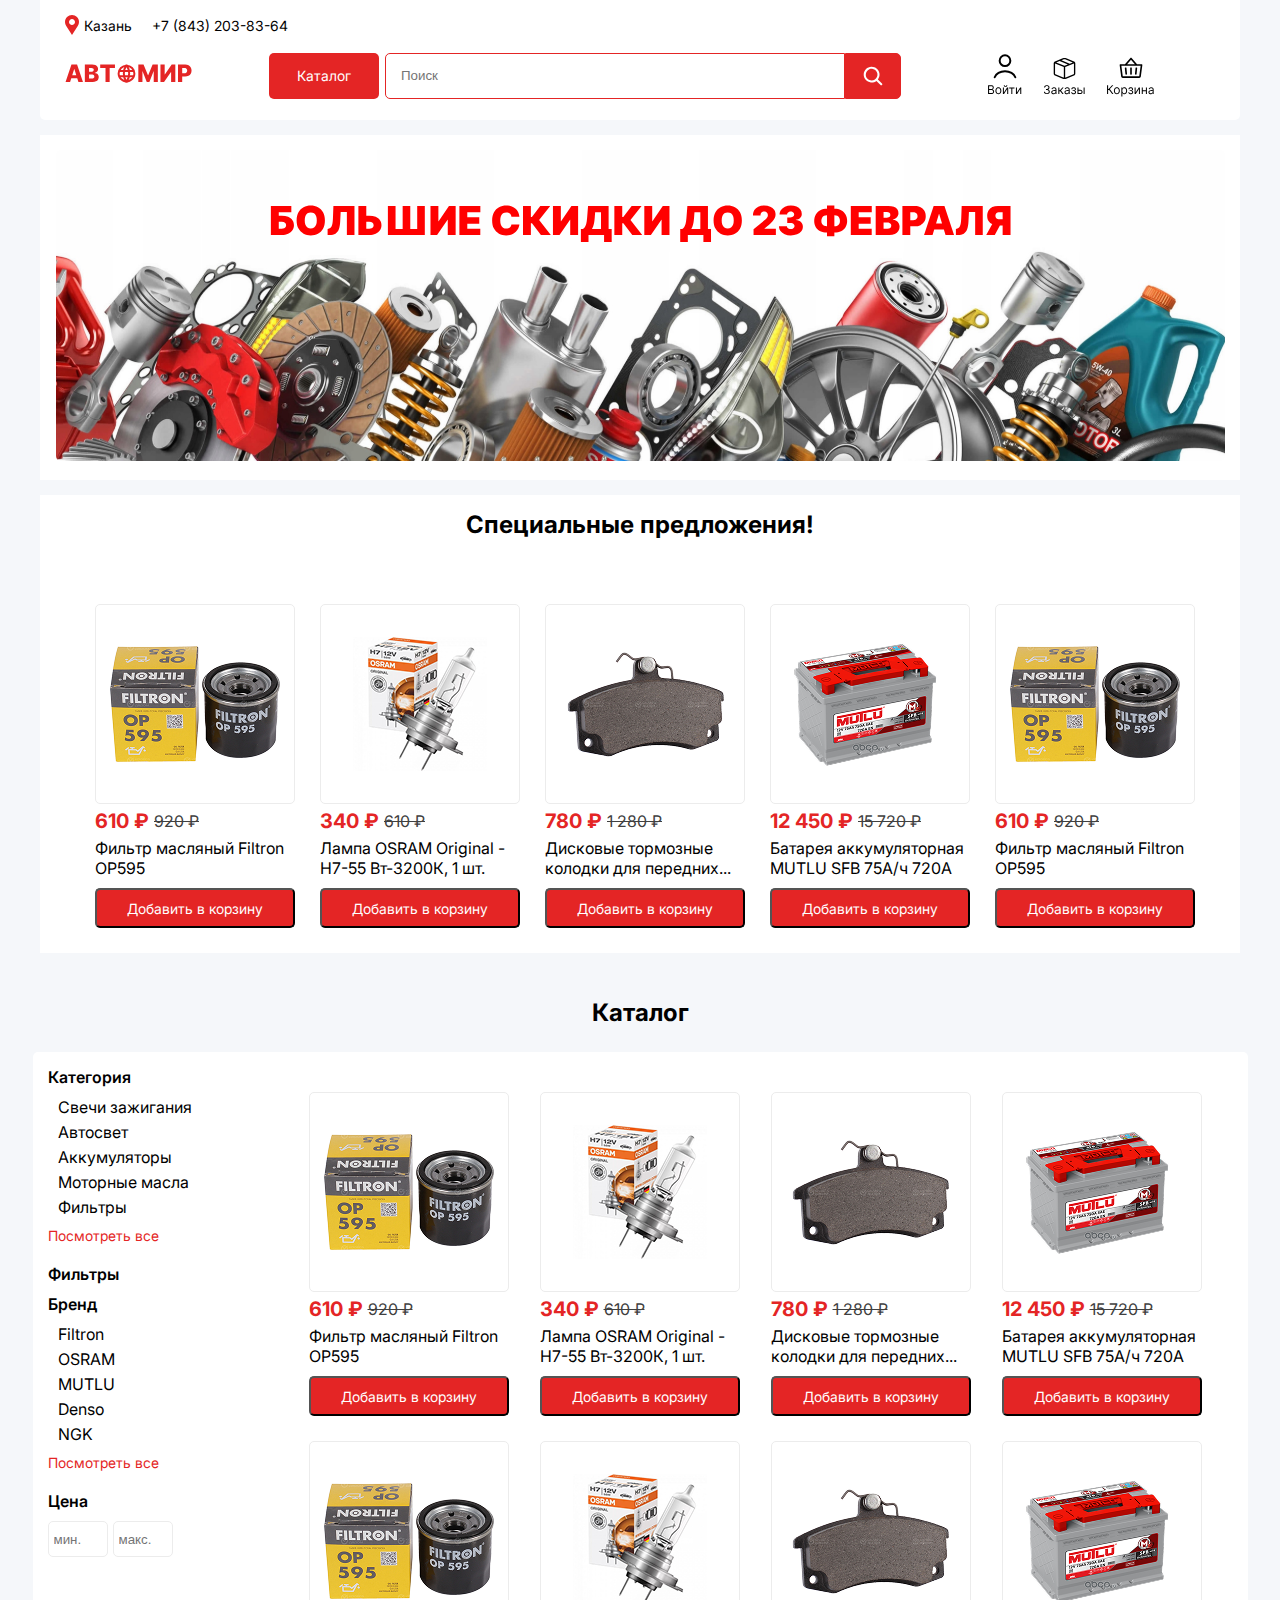
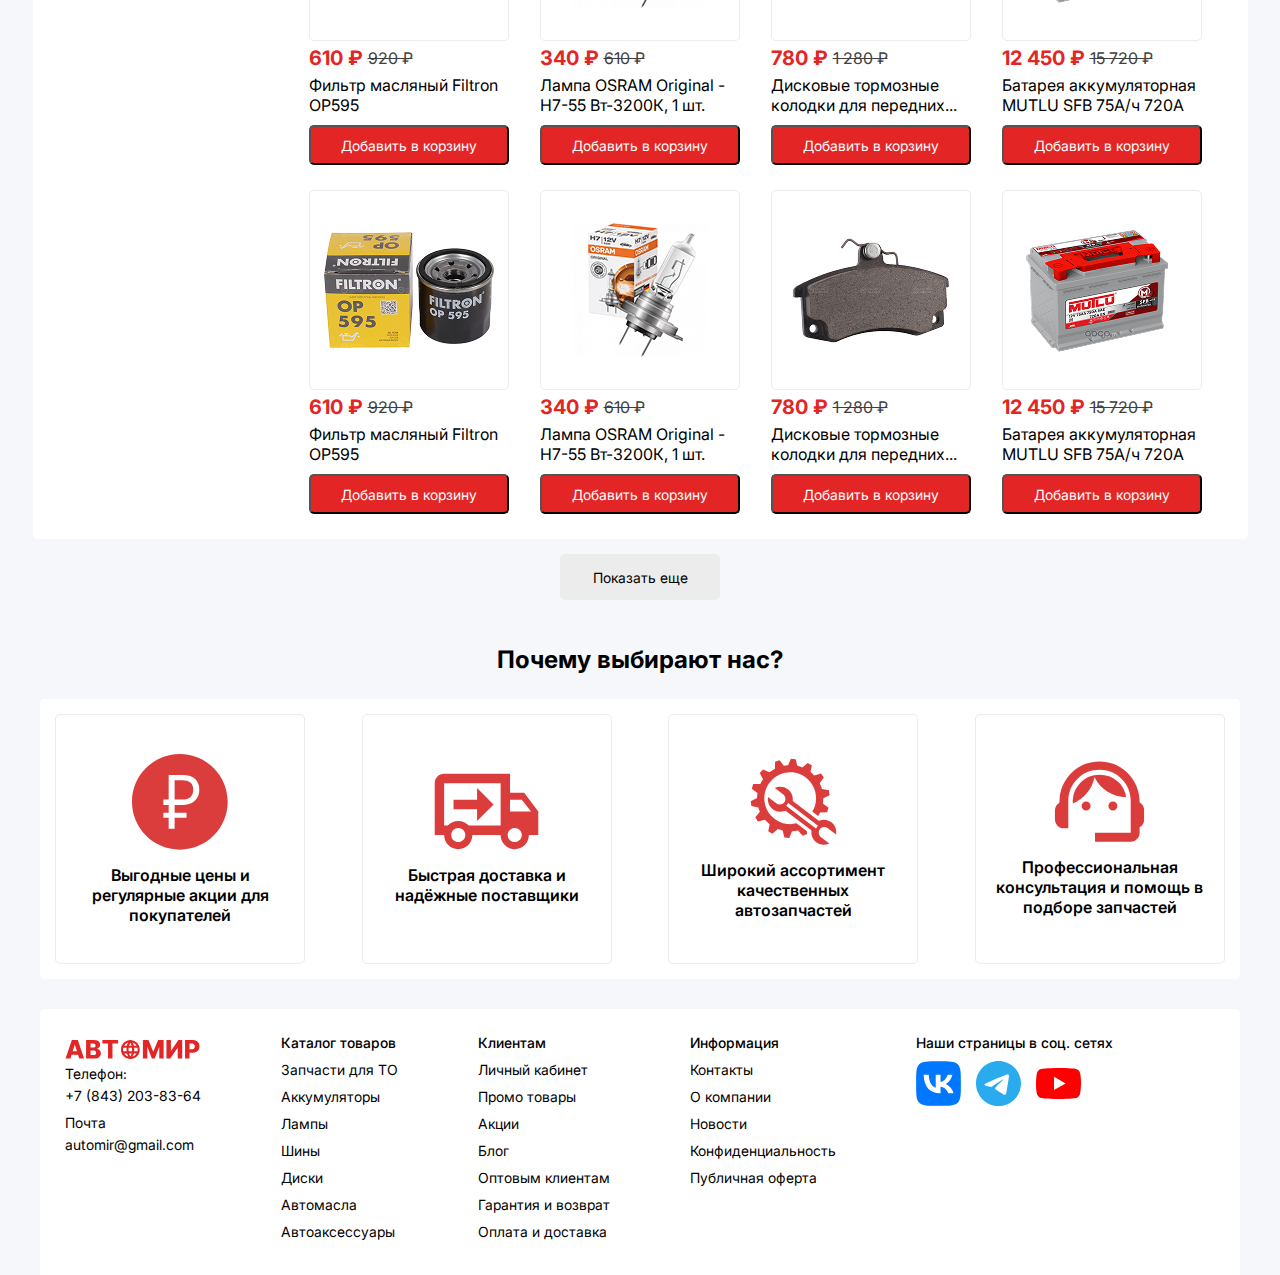
<file: index.html>
<!DOCTYPE html>
<html lang="ru">

<head>
    <meta charset="UTF-8">
    <meta name="viewport" content="width=device-width, initial-scale=1.0">
    <title>АВТОМИР</title>
    <link rel="stylesheet" href="assets/css/style.css">
</head>

<body>
    <!-- header start -->
    <header>
        <div class="header_block container">
            <div class="upper_header">
                <div class="gps">
                    <img src="assets/media/images/icons/gps_icon.svg" alt="">
                    <a href="#">Казань</a>
                </div>
                <a href="tel:+78432038364">+7 (843) 203-83-64</a>
            </div>
            <div class="main_header">
                <a href="index.html">
                    <img class="logo" src="assets/media/images/logo/logo.svg" alt="">
                </a>
                <a class="btn_ctg" href="#">Каталог</a>
                <div class="search">
                    <input class="search_bar" type="text" placeholder="Поиск">
                    <a class="search_button" href="#catalog">
                        <img src="assets/media/images/icons/magnify_glass.svg" alt="">
                    </a>
                </div>
                <div class="three_buttons">
                    <a href="reg.html">
                        <img src="assets/media/images/icons/account.svg" alt="">
                    </a>
                    <a href="reg.html">
                        <img src="assets/media/images/icons/orders.svg" alt="">
                    </a>
                    <a href="reg.html">
                        <img src="assets/media/images/icons/cart.svg" alt="">
                    </a>
                </div>
                <div class="burger-menu">
                    <div class="burger-icon" onclick="toggleMenu()">
                        <img src="assets/media/images/icons/burger_menu.svg" alt="">
                    </div>
                    <nav class="menu">
                        <ul>
                            <li><a href="#">Главная</a></li>
                            <li><a href="#">Каталог</a></li>
                            <li><a href="#">Контакты</a></li>
                            <li><a href="#">О нас</a></li>
                        </ul>
                    </nav>
                </div>
            </div>
        </div>
        <script>
            function toggleMenu() {
                const menu = document.querySelector('.menu');
                menu.style.display = menu.style.display === 'block' ? 'none' : 'block';
            }
        </script>
    </header>
    <!-- header end -->
    <!-- ad start -->
    <div class="ad container">
        <a href="#">
            <img src="assets/media/images/banner/main_ad.svg" alt="">
        </a>
    </div>
    <!-- ad end -->
    <!-- special promotions start -->
    <div class="spec_promo container">
        <h1 class="title">Специальные предложения!</h1>
        <div class="catalog_block">
            <div class="main_catalog_spec">
                <a href="item_page.html" class="one_item">
                    <div class="photo_one_item">
                        <img src="assets/media/images/items/filtron.png" alt="">
                    </div>
                    <div class="price">
                        <p class="main_price">610 ₽</p>
                        <p class="last_price">920 ₽</p>
                    </div>
                    <p class="item_name">Фильтр масляный Filtron OP595</p>
                    <button class="btn_add_cart" href="item_page.html">Добавить в корзину</button>
                </a>
                <a href="item_page.html" class="one_item">
                    <div class="photo_one_item">
                        <img src="assets/media/images/items/osram.png" alt="">
                    </div>
                    <div class="price">
                        <p class="main_price">340 ₽</p>
                        <p class="last_price">610 ₽</p>
                    </div>
                    <p class="item_name">Лампа OSRAM Original - H7-55 Вт-3200К, 1 шт.</p>
                    <button class="btn_add_cart" href="item_page.html">Добавить в корзину</button>
                </a>
                <a href="item_page.html" class="one_item">
                    <div class="photo_one_item">
                        <img src="assets/media/images/items/kolodki.png" alt="">
                    </div>
                    <div class="price">
                        <p class="main_price">780 ₽</p>
                        <p class="last_price">1 280 ₽</p>
                    </div>
                    <p class="item_name">Дисковые тормозные колодки для передних...</p>
                    <button class="btn_add_cart" href="item_page.html">Добавить в корзину</button>
                </a>
                <a href="item_page.html" class="one_item">
                    <div class="photo_one_item">
                        <img src="assets/media/images/items/accum.png" alt="">
                    </div>
                    <div class="price">
                        <p class="main_price">12 450 ₽</p>
                        <p class="last_price">15 720 ₽</p>
                    </div>
                    <p class="item_name">Батарея аккумуляторная MUTLU SFB 75А/ч 720А</p>
                    <button class="btn_add_cart" href="item_page.html">Добавить в корзину</button>
                </a>
                <a href="item_page.html" class="one_item">
                    <div class="photo_one_item">
                        <img src="assets/media/images/items/filtron.png" alt="">
                    </div>
                    <div class="price">
                        <p class="main_price">610 ₽</p>
                        <p class="last_price">920 ₽</p>
                    </div>
                    <p class="item_name">Фильтр масляный Filtron OP595</p>
                    <button class="btn_add_cart" href="item_page.html">Добавить в корзину</button>
                </a>
            </div>
        </div>
    </div>
    <!-- special promotions end -->
    <!-- catalog start -->
    <div class="catalog container" id="catalog">
        <h1 class="title">Каталог</h1>
        <div class="catalog_block">
            <div class="filter_left">
                <p class="filter_title">Категория</p>
                <div class="categories">
                    <a href="#">Свечи зажигания</a>
                    <a href="#">Автосвет</a>
                    <a href="#">Аккумуляторы</a>
                    <a href="#">Моторные масла</a>
                    <a href="#">Фильтры</a>
                </div>
                <a class="check_all" href="#">Посмотреть все</a>
                <div class="filter_left">
                    <p class="filter_title">Фильтры</p>
                    <p class="filter_title">Бренд</p>
                    <div class="categories">
                        <a href="#">Filtron</a>
                        <a href="#">OSRAM</a>
                        <a href="#">MUTLU</a>
                        <a href="#">Denso</a>
                        <a href="#">NGK</a>
                    </div>
                    <a class="check_all" href="#">Посмотреть все</a>
                    <p class="filter_title">Цена</p>
                    <div class="price_min_max">
                        <input class="price_input" type="number" placeholder="мин.">
                        <input class="price_input" type="number" placeholder="макс.">
                    </div>
                </div>
            </div>
            <div class="main_catalog">
                <a href="item_page.html" class="one_item">
                    <div class="photo_one_item">
                        <img src="assets/media/images/items/filtron.png" alt="">
                    </div>
                    <div class="price">
                        <p class="main_price">610 ₽</p>
                        <p class="last_price">920 ₽</p>
                    </div>
                    <p class="item_name">Фильтр масляный Filtron OP595</p>
                    <button class="btn_add_cart" href="item_page.html">Добавить в корзину</button>
                </a>
                <a href="item_page.html" class="one_item">
                    <div class="photo_one_item">
                        <img src="assets/media/images/items/osram.png" alt="">
                    </div>
                    <div class="price">
                        <p class="main_price">340 ₽</p>
                        <p class="last_price">610 ₽</p>
                    </div>
                    <p class="item_name">Лампа OSRAM Original - H7-55 Вт-3200К, 1 шт.</p>
                    <button class="btn_add_cart" href="item_page.html">Добавить в корзину</button>
                </a>
                <a href="item_page.html" class="one_item">
                    <div class="photo_one_item">
                        <img src="assets/media/images/items/kolodki.png" alt="">
                    </div>
                    <div class="price">
                        <p class="main_price">780 ₽</p>
                        <p class="last_price">1 280 ₽</p>
                    </div>
                    <p class="item_name">Дисковые тормозные колодки для передних...</p>
                    <button class="btn_add_cart" href="item_page.html">Добавить в корзину</button>
                </a>
                <a href="item_page.html" class="one_item">
                    <div class="photo_one_item">
                        <img src="assets/media/images/items/accum.png" alt="">
                    </div>
                    <div class="price">
                        <p class="main_price">12 450 ₽</p>
                        <p class="last_price">15 720 ₽</p>
                    </div>
                    <p class="item_name">Батарея аккумуляторная MUTLU SFB 75А/ч 720А</p>
                    <button class="btn_add_cart" href="item_page.html">Добавить в корзину</button>
                </a>
                <a href="item_page.html" class="one_item">
                    <div class="photo_one_item">
                        <img src="assets/media/images/items/filtron.png" alt="">
                    </div>
                    <div class="price">
                        <p class="main_price">610 ₽</p>
                        <p class="last_price">920 ₽</p>
                    </div>
                    <p class="item_name">Фильтр масляный Filtron OP595</p>
                    <button class="btn_add_cart" href="item_page.html">Добавить в корзину</button>
                </a>
                <a href="item_page.html" class="one_item">
                    <div class="photo_one_item">
                        <img src="assets/media/images/items/osram.png" alt="">
                    </div>
                    <div class="price">
                        <p class="main_price">340 ₽</p>
                        <p class="last_price">610 ₽</p>
                    </div>
                    <p class="item_name">Лампа OSRAM Original - H7-55 Вт-3200К, 1 шт.</p>
                    <button class="btn_add_cart" href="item_page.html">Добавить в корзину</button>
                </a>
                <a href="item_page.html" class="one_item">

                    <div class="photo_one_item">
                        <img src="assets/media/images/items/kolodki.png" alt="">
                    </div>
                    <div class="price">
                        <p class="main_price">780 ₽</p>
                        <p class="last_price">1 280 ₽</p>
                    </div>
                    <p class="item_name">Дисковые тормозные колодки для передних...</p>
                    <button class="btn_add_cart" href="item_page.html">Добавить в корзину</button>
                </a>
                <a href="item_page.html" class="one_item">

                    <div class="photo_one_item">
                        <img src="assets/media/images/items/accum.png" alt="">
                    </div>
                    <div class="price">
                        <p class="main_price">12 450 ₽</p>
                        <p class="last_price">15 720 ₽</p>
                    </div>
                    <p class="item_name">Батарея аккумуляторная MUTLU SFB 75А/ч 720А</p>
                    <button class="btn_add_cart" href="item_page.html">Добавить в корзину</button>
                </a>
                <a href="item_page.html" class="one_item">
                    <div class="photo_one_item">
                        <img src="assets/media/images/items/filtron.png" alt="">
                    </div>
                    <div class="price">
                        <p class="main_price">610 ₽</p>
                        <p class="last_price">920 ₽</p>
                    </div>
                    <p class="item_name">Фильтр масляный Filtron OP595</p>
                    <button class="btn_add_cart" href="item_page.html">Добавить в корзину</button>
                </a>
                <a href="item_page.html" class="one_item">
                    <div class="photo_one_item">
                        <img src="assets/media/images/items/osram.png" alt="">
                    </div>
                    <div class="price">
                        <p class="main_price">340 ₽</p>
                        <p class="last_price">610 ₽</p>
                    </div>
                    <p class="item_name">Лампа OSRAM Original - H7-55 Вт-3200К, 1 шт.</p>
                    <button class="btn_add_cart" href="item_page.html">Добавить в корзину</button>
                </a>
                <a href="item_page.html" class="one_item">
                    <div class="photo_one_item">
                        <img src="assets/media/images/items/kolodki.png" alt="">
                    </div>
                    <div class="price">
                        <p class="main_price">780 ₽</p>
                        <p class="last_price">1 280 ₽</p>
                    </div>
                    <p class="item_name">Дисковые тормозные колодки для передних...</p>
                    <button class="btn_add_cart" href="item_page.html">Добавить в корзину</button>
                </a>
                <a href="item_page.html" class="one_item">
                    <div class="photo_one_item">
                        <img src="assets/media/images/items/accum.png" alt="">
                    </div>
                    <div class="price">
                        <p class="main_price">12 450 ₽</p>
                        <p class="last_price">15 720 ₽</p>
                    </div>
                    <p class="item_name">Батарея аккумуляторная MUTLU SFB 75А/ч 720А</p>
                    <button class="btn_add_cart" href="item_page.html">Добавить в корзину</button>
                </a>
            </div>
        </div>
        <a class="btn_show_more" href="#">Показать еще</a>

    </div>
    </div>
    <!-- catalog end -->
    <!-- advantages start -->
    <div class="advantages_outside container">
        <h1 class="title">Почему выбирают нас?</h1>
        <div class="advantages">
            <a href="#" class="one_adv">
                <img src="assets/media/images/icons/rub_icon.svg" alt="">
                <p>Выгодные цены и регулярные акции для покупателей</p>
            </a>
            <a href="#" class="one_adv">
                <img src="assets/media/images/icons/delivery.svg" alt="">
                <p>Быстрая доставка и надёжные поставщики</p>
            </a>
            <a href="#" class="one_adv">
                <img src="assets/media/images/icons/repair.svg" alt="">
                <p>Широкий ассортимент качественных автозапчастей</p>
            </a>
            <a href="#" class="one_adv">
                <img src="assets/media/images/icons/support.svg" alt="">
                <p>Профессиональная консультация и помощь в подборе запчастей</p>
            </a>
        </div>
    </div>
    <!-- advantages end -->
    <!-- footer start -->
    <div class="footer container">
        <div class="one_column_adaptive">
            <img src="assets/media/images/logo/logo.svg" alt="">
            <p>Телефон:</p>
            <a href="tel:+78432038364">+7 (843) 203-83-64</a>
            <p>Почта</p>
            <a href="mailto:automir@gmail.com">automir@gmail.com</a>
        </div>
        <div class="one_column">
            <p class="column_title">Каталог товаров</p>
            <a href="index.html">Запчасти для ТО</a>
            <a href="index.html">Аккумуляторы</a>
            <a href="index.html">Лампы</a>
            <a href="index.html">Шины</a>
            <a href="index.html">Диски</a>
            <a href="index.html">Автомасла</a>
            <a href="index.html">Автоаксессуары</a>
        </div>
        <div class="one_column">
            <p class="column_title">Клиентам</p>
            <a href="account.html">Личный кабинет</a>
            <a href="#">Промо товары</a>
            <a href="#">Акции</a>
            <a href="#">Блог</a>
            <a href="#">Оптовым клиентам</a>
            <a href="#">Гарантия и возврат</a>
            <a href="account.html">Оплата и доставка</a>
        </div>
        <div class="one_column">
            <p class="column_title">Информация</p>
            <a href="#">Контакты</a>
            <a href="#">О компании</a>
            <a href="#">Новости</a>
            <a href="#">Конфиденциальность</a>
            <a href="#">Публичная оферта</a>
        </div>
        <div class="one_column_adaptive">
            <p class="column_title">Наши страницы в соц. сетях</p>
            <div class="three_soc_media">
                <a href="#">
                    <img src="assets/media/images/icons/vk_logo.svg" alt="">
                </a>
                <a href="#">
                    <img src="assets/media/images/icons/tg_logo.svg" alt="">
                </a>
                <a href="#">
                    <img src="assets/media/images/icons/youtube_logo.svg" alt="">
                </a>
            </div>
        </div>
    </div>
    <!-- footer end -->
</body>

</html>
</file>
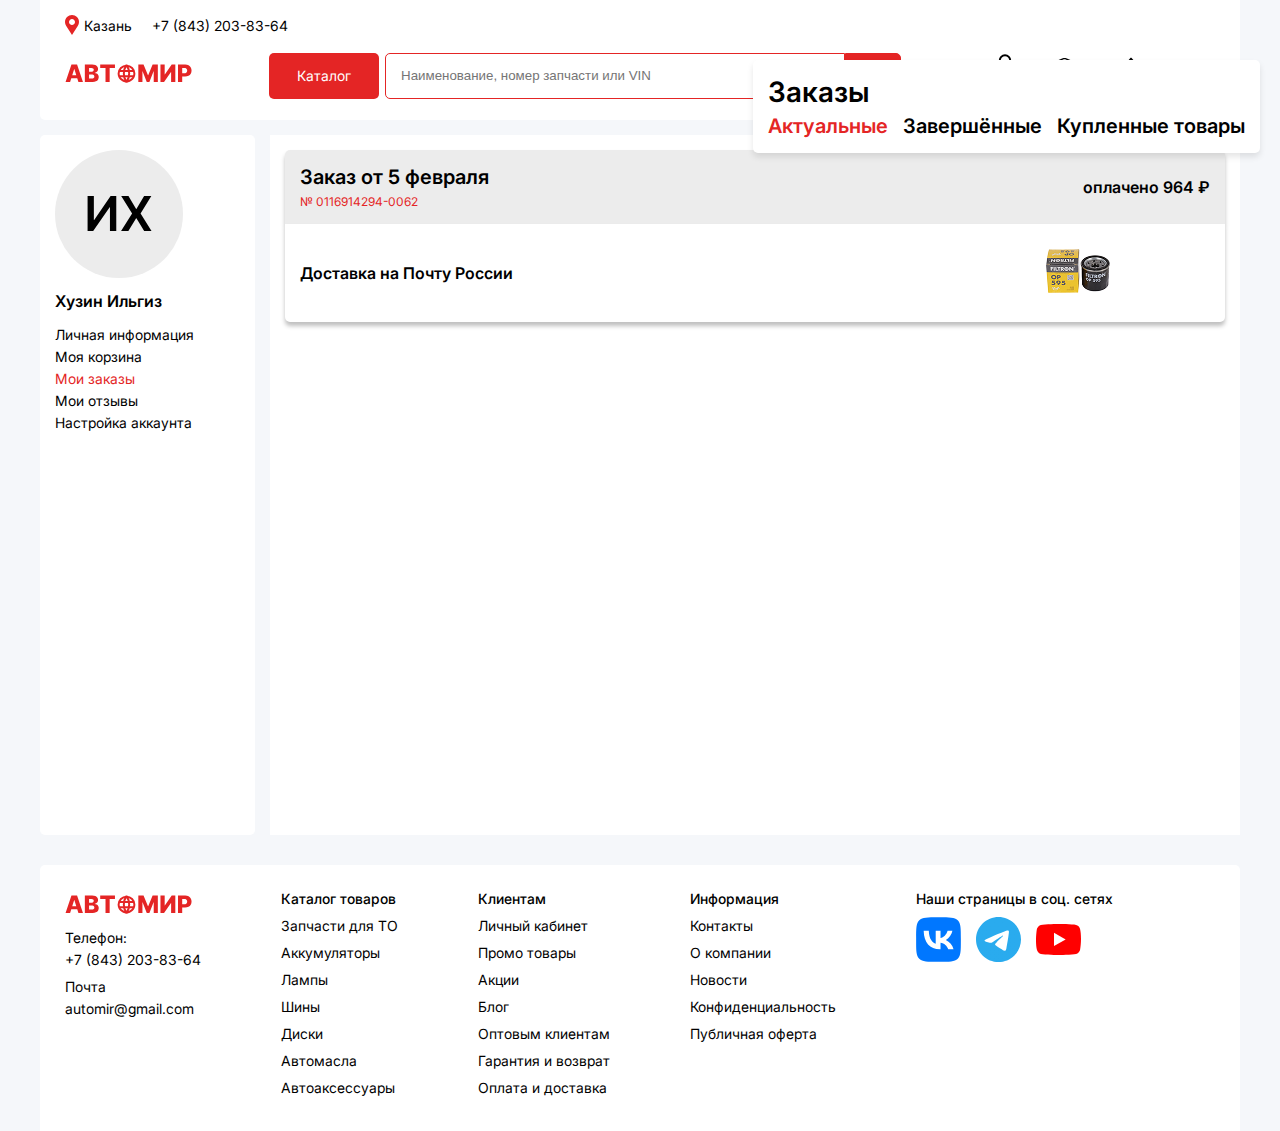
<file: account.html>
<!DOCTYPE html>
<html lang="ru">

<head>
    <meta charset="UTF-8">
    <meta name="viewport" content="width=device-width, initial-scale=1.0">
    <title>АВТОМИР</title>
    <link rel="stylesheet" href="assets/css/style.css">
</head>

<body>
    <!-- header start -->
    <header>
        <div class="header_block container">
            <div class="upper_header">
                <div class="gps">
                    <img src="assets/media/images/icons/gps_icon.svg" alt="">
                    <a href="#">Казань</a>
                </div>
                <a href="tel:+78432038364">+7 (843) 203-83-64</a>
            </div>
            <div class="main_header">
                <a href="index.html">
                    <img src="assets/media/images/logo/logo.svg" alt="">
                </a>
                <a class="btn_ctg" href="index.html">Каталог</a>
                <div class="search">
                    <input class="search_bar" type="text" placeholder="Наименование, номер запчасти или VIN">
                    <a class="search_button" href="#">
                        <img src="assets/media/images/icons/magnify_glass.svg" alt="">
                    </a>
                </div>
                <div class="three_buttons">
                    <a href="#">
                        <img src="assets/media/images/icons/account.svg" alt="">
                    </a>
                    <a href="#">
                        <img src="assets/media/images/icons/orders.svg" alt="">
                    </a>
                    <a href="#">
                        <img src="assets/media/images/icons/cart.svg" alt="">
                    </a>
                </div>
            </div>
        </div>
    </header>
    <!-- header end -->
    <!-- main account start -->
    <div class="main_account container">
        <div class="left_side_account">
            <a href="#">
                <img src="assets/media/images/icons/account_icon.svg" alt="">
            </a>
            <p>Хузин Ильгиз</p>
            <div class="a_left_account">
                <a href="#">Личная информация</a>
                <a href="#">Моя корзина</a>
                <a href="#" class="selected_left_account">Мои заказы</a>
                <a href="#">Мои отзывы</a>
                <a href="#">Настройка аккаунта</a>
            </div>
        </div>
        <div class="right_side_account">
            <div class="menu">
                <p>Заказы</p>
                <div class="menu_nav">
                    <a href="#" class="selected_menu_nav">Актуальные</a>
                    <a href="#">Завершённые</a>
                    <a href="#">Купленные товары</a>
                </div>
            </div>
            <div class="order">
                <div class="top_side_order">
                    <div class="left_side_order">
                        <p class="order_date">Заказ от 5 февраля</p>
                        <a href="#">
                            <p class="id_order">№ 0116914294-0062</p>
                        </a>
                    </div>
                    <div class="right_side_order">
                        <p>оплачено 964 ₽</p>
                    </div>
                </div>
                <div class="down_side_order">
                    <a href="#" class="delivery_to">
                        Доставка на Почту России
                    </a>
                    <a href="item_page.html">
                        <img src="assets/media/images/items/mini_filtron.png" alt="">
                    </a>
                </div>
            </div>
        </div>
    </div>
    <!-- main account end -->
    <!-- footer start -->
    <div class="footer container">
        <div class="one_column">
            <img src="assets/media/images/logo/logo.svg" alt="">
            <p>Телефон:</p>
            <a href="tel:+78432038364">+7 (843) 203-83-64</a>
            <p>Почта</p>
            <a href="mailto:automir@gmail.com">automir@gmail.com</a>
        </div>
        <div class="one_column">
            <p class="column_title">Каталог товаров</p>
            <a href="index.html">Запчасти для ТО</a>
            <a href="index.html">Аккумуляторы</a>
            <a href="index.html">Лампы</a>
            <a href="index.html">Шины</a>
            <a href="index.html">Диски</a>
            <a href="index.html">Автомасла</a>
            <a href="index.html">Автоаксессуары</a>
        </div>
        <div class="one_column">
            <p class="column_title">Клиентам</p>
            <a href="account.html">Личный кабинет</a>
            <a href="#">Промо товары</a>
            <a href="#">Акции</a>
            <a href="#">Блог</a>
            <a href="#">Оптовым клиентам</a>
            <a href="#">Гарантия и возврат</a>
            <a href="account.html">Оплата и доставка</a>
        </div>
        <div class="one_column">
            <p class="column_title">Информация</p>
            <a href="#">Контакты</a>
            <a href="#">О компании</a>
            <a href="#">Новости</a>
            <a href="#">Конфиденциальность</a>
            <a href="#">Публичная оферта</a>
        </div>
        <div class="one_column">
            <p class="column_title">Наши страницы в соц. сетях</p>
            <div class="three_soc_media">
                <a href="#">
                    <img src="assets/media/images/icons/vk_logo.svg" alt="">
                </a>
                <a href="#">
                    <img src="assets/media/images/icons/tg_logo.svg" alt="">
                </a>
                <a href="#">
                    <img src="assets/media/images/icons/youtube_logo.svg" alt="">
                </a>
            </div>
        </div>
    </div>
    <!-- footer end -->
</body>
</file>
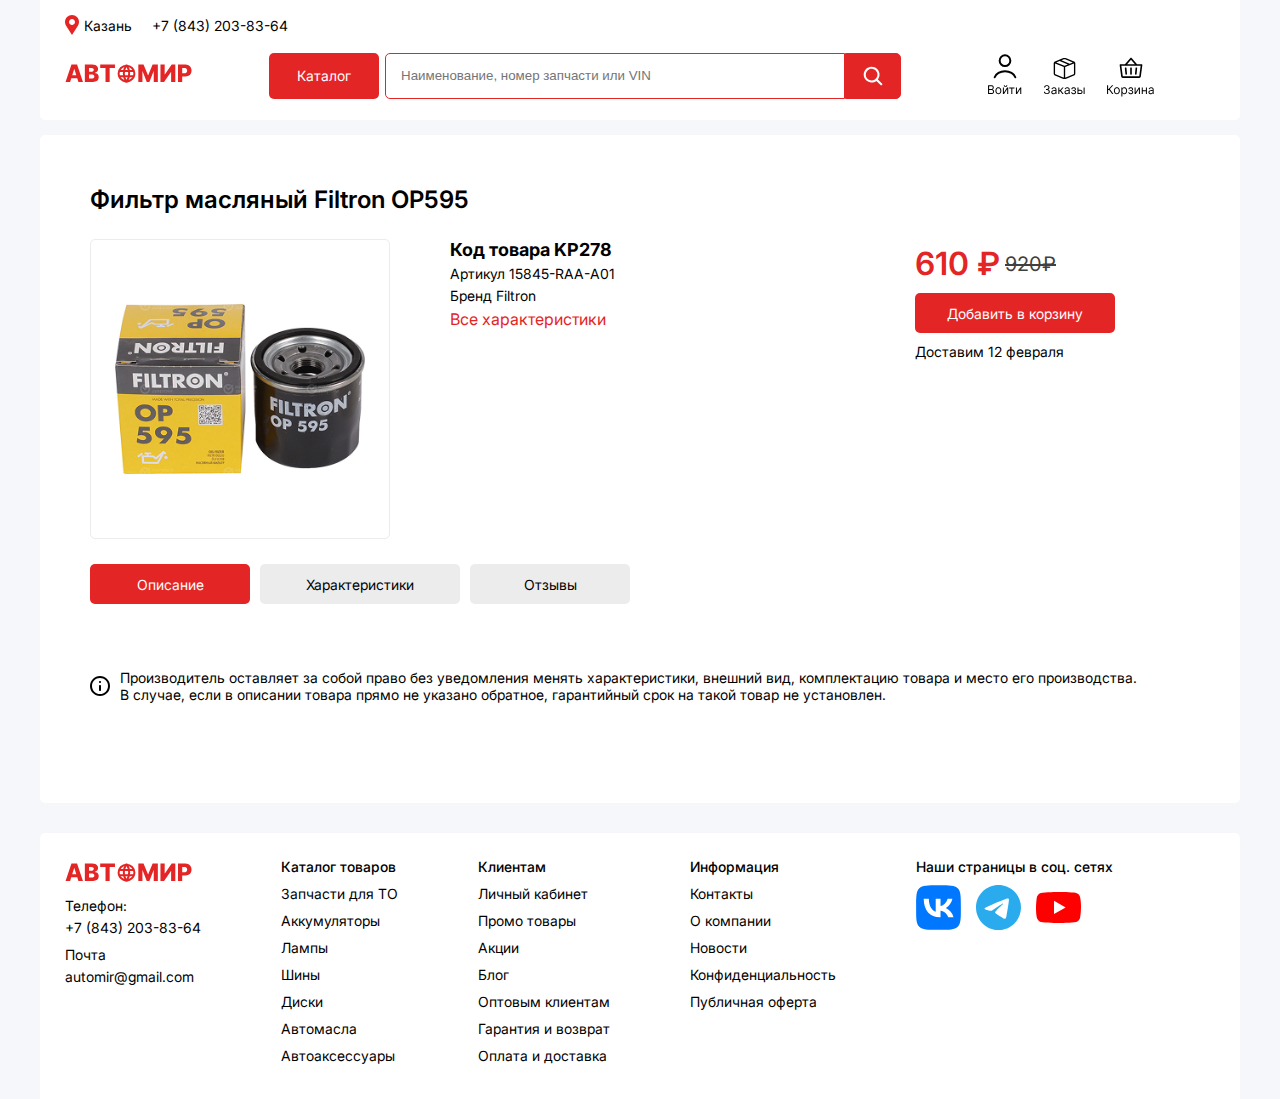
<file: item_page.html>
<!DOCTYPE html>
<html lang="ru">

<head>
    <meta charset="UTF-8">
    <meta name="viewport" content="width=device-width, initial-scale=1.0">
    <title>АВТОМИР</title>
    <link rel="stylesheet" href="assets/css/style.css">
</head>

<body>
    <!-- header start -->
    <header>
        <div class="header_block container">
            <div class="upper_header">
                <div class="gps">
                    <img src="assets/media/images/icons/gps_icon.svg" alt="">
                    <a href="#">Казань</a>
                </div>
                <a href="tel:+78432038364">+7 (843) 203-83-64</a>
            </div>
            <div class="main_header">
                <a href="index.html">
                    <img src="assets/media/images/logo/logo.svg" alt="">
                </a>
                <a class="btn_ctg" href="index.html">Каталог</a>
                <div class="search">
                    <input class="search_bar" type="text" placeholder="Наименование, номер запчасти или VIN">
                    <a class="search_button" href="#">
                        <img src="assets/media/images/icons/magnify_glass.svg" alt="">
                    </a>
                </div>
                <div class="three_buttons">
                    <a href="account.html">
                        <img src="assets/media/images/icons/account.svg" alt="">
                    </a>
                    <a href="account.html">
                        <img src="assets/media/images/icons/orders.svg" alt="">
                    </a>
                    <a href="account.html">
                        <img src="assets/media/images/icons/cart.svg" alt="">
                    </a>
                </div>
            </div>
        </div>
    </header>
    <!-- header end -->
    <!-- item start -->
    <div class="item container">
        <p class="item_title">Фильтр масляный Filtron OP595</p>
        <div class="main_item">
            <a href="#">
                <div class="background_item">
                    <img src="assets/media/images/items/big_filtron.png" alt="">
                </div>
            </a>
            <div class="main_item_info">
                <p class="item_code">Код товара KP278</p>
                <p>Артикул 15845-RAA-A01</p>
                <p>Бренд Filtron</p>
                <a href="#">Все характеристики</a>
            </div>
            <div class="buy_item">
                <div class="price">
                    <p class="main_price_item">610 ₽</p>
                    <p class="last_price_item">920₽</p>
                </div>
                <a class="btn_add_cart" href="#">Добавить в корзину</a>
                <p class="delivery_date">Доставим 12 февраля</p>
            </div>
        </div>
        <div class="down_side_item">
            <div class="three_buttons_item">
                <a class="btn_selected" href="#">Описание</a>
                <a class="btn_unselected_long" href="#">Характеристики</a>
                <a class="btn_unselected" href="#">Отзывы</a>
            </div>
            <div class="info_desc">
                <img src="assets/media/images/icons/info_icon.svg" alt="">
                <div class="text_info_item_desc">
                    <p>Производитель оставляет за собой право без уведомления менять характеристики, внешний вид,
                        комплектацию товара и место его производства.</p>
                    <p>В случае, если в описании товара прямо не указано обратное, гарантийный срок на такой товар не
                        установлен.</p>
                </div>
            </div>
        </div>
    </div>
    <!-- item end -->
    <!-- footer start -->
    <div class="footer container">
        <div class="one_column">
            <img src="assets/media/images/logo/logo.svg" alt="">
            <p>Телефон:</p>
            <a href="tel:+78432038364">+7 (843) 203-83-64</a>
            <p>Почта</p>
            <a href="mailto:automir@gmail.com">automir@gmail.com</a>
        </div>
        <div class="one_column">
            <p class="column_title">Каталог товаров</p>
            <a href="index.html">Запчасти для ТО</a>
            <a href="index.html">Аккумуляторы</a>
            <a href="index.html">Лампы</a>
            <a href="index.html">Шины</a>
            <a href="index.html">Диски</a>
            <a href="index.html">Автомасла</a>
            <a href="index.html">Автоаксессуары</a>
        </div>
        <div class="one_column">
            <p class="column_title">Клиентам</p>
            <a href="account.html">Личный кабинет</a>
            <a href="#">Промо товары</a>
            <a href="#">Акции</a>
            <a href="#">Блог</a>
            <a href="#">Оптовым клиентам</a>
            <a href="#">Гарантия и возврат</a>
            <a href="account.html">Оплата и доставка</a>
        </div>
        <div class="one_column">
            <p class="column_title">Информация</p>
            <a href="#">Контакты</a>
            <a href="#">О компании</a>
            <a href="#">Новости</a>
            <a href="#">Конфиденциальность</a>
            <a href="#">Публичная оферта</a>
        </div>
        <div class="one_column">
            <p class="column_title">Наши страницы в соц. сетях</p>
            <div class="three_soc_media">
                <a href="#">
                    <img src="assets/media/images/icons/vk_logo.svg" alt="">
                </a>
                <a href="#">
                    <img src="assets/media/images/icons/tg_logo.svg" alt="">
                </a>
                <a href="#">
                    <img src="assets/media/images/icons/youtube_logo.svg" alt="">
                </a>
            </div>
        </div>
    </div>
    <!-- footer end -->
</body>
</file>
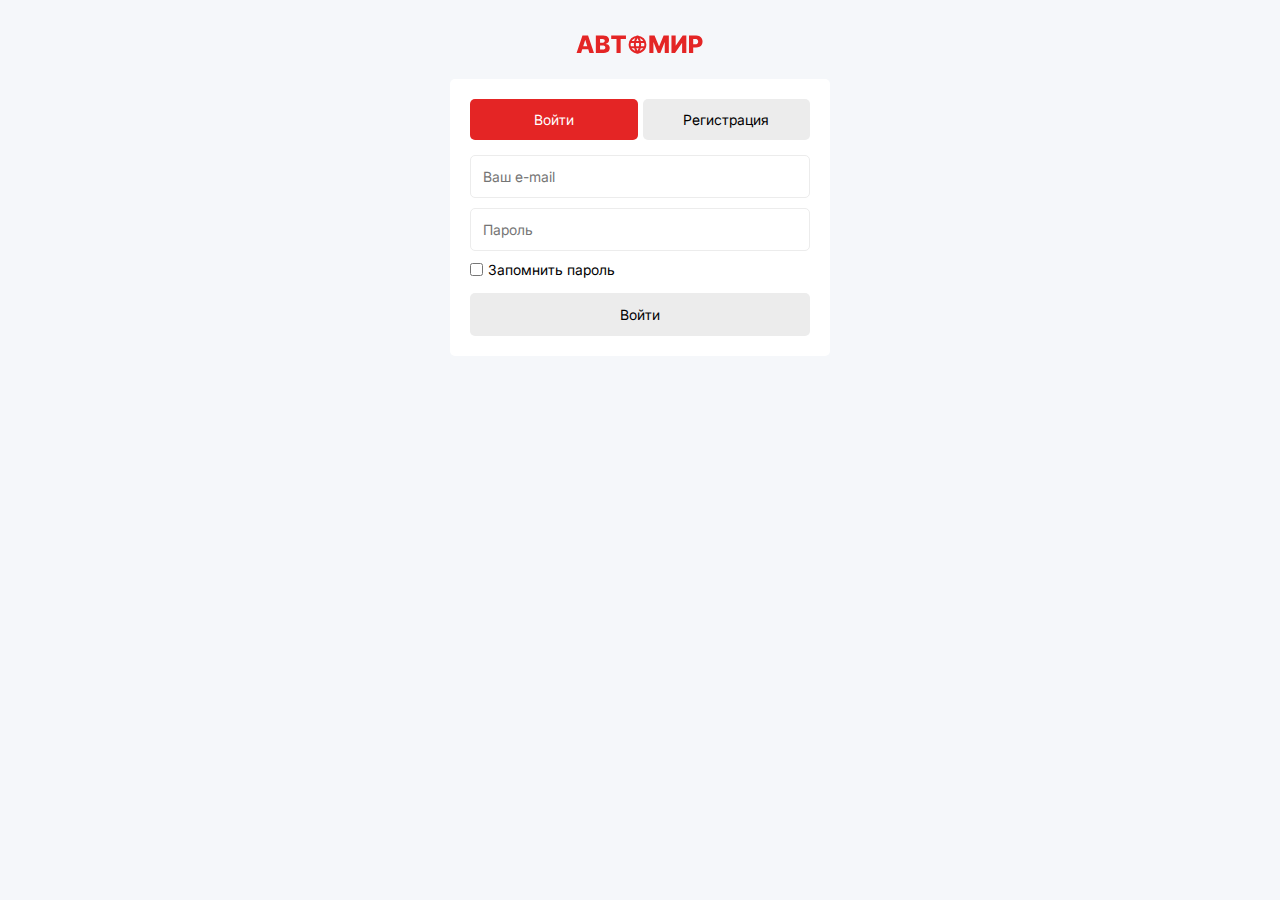
<file: login.html>
<!DOCTYPE html>
<html lang="ru">

<head>
    <meta charset="UTF-8">
    <meta name="viewport" content="width=device-width, initial-scale=1.0">
    <title>АВТОМИР</title>
    <link rel="stylesheet" href="assets/css/style.css">
</head>

<body>
    <!-- login start -->
    <div class="reg container">
        <a href="index.html" class="logo_reg">
            <img src="assets/media/images/logo/logo.svg" alt="">
        </a>
        <div class="form">
            <div class="two_buttons_reg">
                <a class="selected_reg" href="#">Войти</a>
                <a href="reg.html">Регистрация</a>
            </div>
            <input class="input_reg" type="email" placeholder="Ваш e-mail">
            <input class="input_reg" type="password" placeholder="Пароль">
            <div class="checkbox_password">
                <input type="checkbox" id="checkbox1">
                <label for="checkbox1" class="checkbox_pswrd">Запомнить пароль</label>
            </div>
            <a href="account.html" class="btn_reg">Войти</a>
        </div>
    </div>
    <!-- login end -->
</body>

</html>
</file>
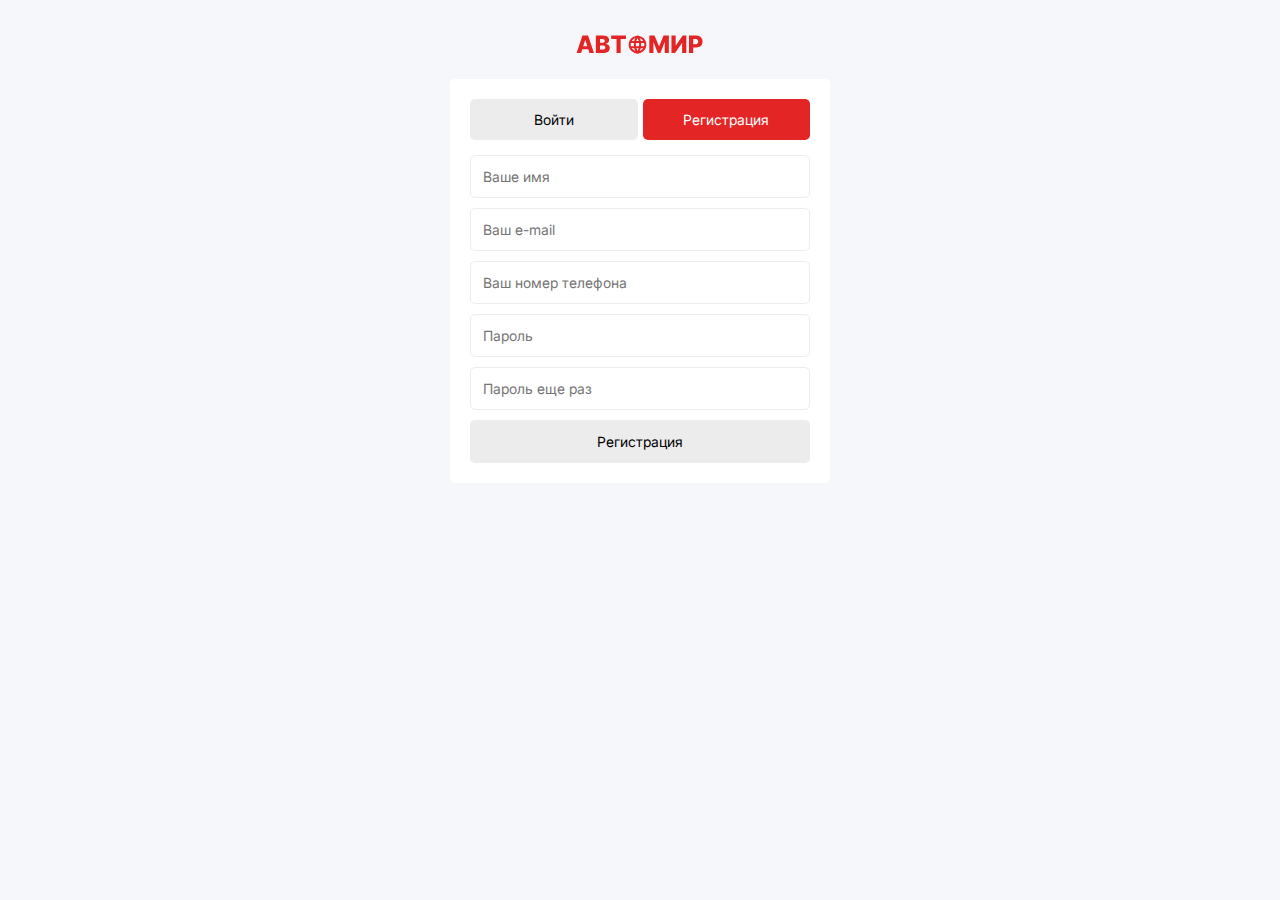
<file: reg.html>
<!DOCTYPE html>
<html lang="ru">

<head>
    <meta charset="UTF-8">
    <meta name="viewport" content="width=device-width, initial-scale=1.0">
    <title>АВТОМИР</title>
    <link rel="stylesheet" href="assets/css/style.css">
</head>

<body>
    <!-- reg start -->
    <div class="reg container">
        <a href="index.html" class="logo_reg">
            <img src="assets/media/images/logo/logo.svg" alt="">
        </a>
        <div class="form">
            <div class="two_buttons_reg">
                <a href="login.html">Войти</a>
                <a class="selected_reg" href="#">Регистрация</a>
            </div>
            <input class="input_reg" type="text" placeholder="Ваше имя">
            <input class="input_reg" type="email" placeholder="Ваш e-mail">
            <input class="input_reg" type="tel" placeholder="Ваш номер телефона">
            <input class="input_reg" type="password" placeholder="Пароль">
            <input class="input_reg" type="password" placeholder="Пароль еще раз">
            <a href="account.html" class="btn_reg">Регистрация</a>
        </div>
    </div>
    <!-- reg end -->
</body>

</html>
</file>
<file: assets/css/style.css>
* {
    margin: 0;
    padding: 0;
    text-decoration: none;
    box-sizing: border-box;
    transition: 0.4s;
    scroll-behavior: smooth;
}

.container {
    width: 1200px;
    margin: 0 auto;
}

body {
    background-color: #F5F7FA;
}

/* font link start */

@font-face {
    font-family: "Inter-Regular";
    src: url(../media/fonts/Inter_18pt-Regular.ttf);
}

@font-face {
    font-family: "Inter-Medium";
    src: url(../media/fonts/Inter_18pt-Medium.ttf);
}

@font-face {
    font-family: "Inter-SemiBold";
    src: url(../media/fonts/Inter_18pt-SemiBold.ttf);
}

@font-face {
    font-family: "Inter-Bold";
    src: url(../media/fonts/Inter_18pt-Bold.ttf);
}

/* font link end */

/* hovers start */
.gps a:hover {
    color: #E42525;
}

.upper_header a:hover {
    color: #E42525;
}

.search_bar:focus {
    outline: none;
}

.search_button:hover {
    background-color: #d50800;
    border: 1px solid #d50800;
}

.btn_ctg:hover {
    background: #d50800;
}

.ad a:hover {
    filter: brightness(0.9);
}

.btn_add_cart:hover {
    background: #d50800;
}

.item_name:hover {
    color: #E42525;
}

.categories a:hover {
    color: #E42525;
}

.check_all:hover {
    color: #d50800;
}

.price_input:focus {
    outline: none;
}

.price_input:hover {
    border: 1px solid #d50800;
}

.btn_show_more:hover {
    color: white;
    background: #E42525;
}

.one_adv p:hover {
    color: #E42525;
}

.one_column a:hover {
    color: #E42525;
}

.left_side_account img:hover {
    filter: brightness(0.9);
}

.left_side_account a:hover {
    color: #E42525;
}

.menu_nav a:hover {
    color: #E42525;
}

.id_order:hover {
    color: #d50800;
}

.delivery_to:hover {
    color: #E42525;
}

.main_item_info a:hover {
    color: #d50800;
}

.btn_unselected_long:hover {
    background-color: #E42525;
    color: white;
}

.btn_unselected:hover {
    background-color: #E42525;
    color: white;
}

.btn_reg:hover {
    background-color: #E42525;
    color: white;
}

.two_buttons_reg a:hover {
    background-color: #E42525;
    color: white;
}

.input_reg:hover {
    outline: none;
}

.input_reg:focus {
    outline: none;
    border: 1px solid #E42525;
}

/* hovers end */

/* header start */
.header_block {
    background-color: white;
    border-radius: 0px 0px 5px 5px;
    height: 120px;
    padding-left: 25px;
    padding-right: 25px;
}

.gps {
    display: flex;
    align-items: center;
    gap: 5px;
}

.gps a {
    color: black;
    font-family: "Inter-Regular";
    font-size: 14px;
}

.upper_header {
    padding-top: 15px;
    display: flex;
    align-items: center;
    gap: 20px;
}

.upper_header a {
    color: black;
    font-family: "Inter-Regular";
    font-size: 14px;
}

.main_header {
    display: flex;
    align-items: center;
    justify-content: space-between;
    padding-top: 15px;
}

.btn_ctg {
    display: flex;
    align-items: center;
    justify-content: center;
    background-color: #E42525;
    color: white;
    width: 110px;
    height: 46px;
    border-radius: 5px;
    color: white;
    font-family: "Inter-Regular";
    font-size: 14px;
    margin-left: 70px;
}

.search {
    display: flex;
    align-items: center;
    padding-right: 80px;
}

.search_bar {
    height: 46px;
    width: 460px;
    border: 1px solid #E42525;
    padding-left: 15px;
    border-radius: 5px 0px 0px 5px;
}

.search_button {
    display: flex;
    align-items: center;
    justify-content: center;
    height: 46px;
    width: 56px;
    background-color: #E42525;
    border: 1px solid #E42525;
    border-radius: 0px 5px 5px 0px;
}

.three_buttons {
    display: flex;
    justify-content: center;
    align-items: end;
    gap: 20px;
    margin-right: 60px;
}

.burger-menu {
    display: none;
    cursor: pointer;
}

.menu {
    display: none;
    position: absolute;
    top: 60px;
    right: 20px;
    background: white;
    padding: 15px;
    border-radius: 5px;
    box-shadow: 0px 4px 6px rgba(0, 0, 0, 0.1);
}

.menu ul {
    list-style: none;
    padding: 25px;
    margin: 0;
}

.menu ul li {
    margin-bottom: 10px;
}

.menu ul li a {
    font-size: 52px;
    font-family: "Inter-Regular";
    text-decoration: none;
    color: black;
}

@media (max-width: 768px) {
    .burger-menu {
        display: flex;
    }

    .burger-icon img {
        width: 110px;
    }

    .three_buttons {
        display: none;
    }

    .main_header .btn_ctg {
        display: none;
    }

    .header_block {
        height: auto;
    }

    .menu {
        display: none;
        position: absolute;
        top: 60px;
        right: -300px;
        background: white;
        padding: 15px;
        border-radius: 5px;
        box-shadow: 0px 4px 6px rgba(0, 0, 0, 0.1);
    }

    .menu ul li a {
        font-size: 30px;
        font-family: "Inter-Regular";
        text-decoration: none;
        color: black;
    }

    /* start */
    .logo {
        width: 200px;
    }

    .gps img {
        width: 24px;
    }

    .gps a {
        font-size: 24px;
    }

    .upper_header a {
        font-size: 24px;
    }

    .search_bar {
        height: 76px;
    }

    .search_bar::placeholder {
        font-size: 32px;
    }

    .search_button {
        height: 76px;
        width: 76px;
    }

    .search_button img {
        height: 40px;
        width: 40px;
    }

    .main_header {
        padding-bottom: 20px;
    }

    .burger-icon img {
        width: 70px;
    }
}

@media (max-width: 425px) {
    .logo {
        width: 260px;
    }

    .gps img {
        width: 32px;
    }

    .gps a {
        font-size: 36px;
    }

    .upper_header a {
        font-size: 36px;
    }

    .search_bar {
        height: 100px;
    }

    .search_bar::placeholder {
        font-size: 46px;
    }

    .search_button {
        height: 100px;
        width: 100px;
    }

    .search_button img {
        height: 60px;
        width: 60px;
    }

    .main_header {
        padding-bottom: 20px;
    }
}

/* header end */

/* ad start */
.ad {
    margin-top: 15px;
    padding: 15px;
    display: flex;
    justify-content: center;
    align-items: center;
    background-color: white;
}

/* ad end */

/* special promotions start */
.title {
    padding-top: 15px;
    padding-bottom: 25px;
    text-align: center;
    font-family: "Inter-Bold";
    font-size: 24px;
}

.row_spec {
    display: flex;
    flex-wrap: wrap;
    justify-content: center;
    gap: 15px;
}

.spec_promo {
    margin-top: 15px;
    background-color: white;
    height: auto;
    padding-left: 15px;
    padding-right: 15px;
    margin-bottom: 30px;
}

.one_item {
    display: flex;
    flex-direction: column;
    justify-content: space-between;
}

.photo_one_item {
    display: flex;
    align-items: center;
    justify-content: center;
    border-radius: 5px;
    border: 1px solid #ECECEC;
    width: 200px;
    height: 200px;
}

.price {
    margin-top: 5px;
    display: flex;
    align-items: end;
    gap: 5px;
}

.main_price {
    font-family: "Inter-Bold";
    font-size: 20px;
    color: #E42525;
}

.last_price {
    font-family: "Inter-Regular";
    font-size: 16px;
    color: #404040;
    text-decoration: line-through;
}

.item_name {
    margin-top: 5px;
    width: 200px;
    font-family: "Inter-Regular";
    font-size: 16px;
    color: black;
}

.btn_add_cart {
    margin-top: 10px;
    display: flex;
    justify-content: center;
    align-items: center;
    background-color: #E42525;
    color: white;
    font-family: "Inter-Regular";
    font-size: 14px;
    width: 200px;
    height: 40px;
    border-radius: 5px;
}

@media (max-width: 768px) {

    .title {
        font-size: 42px;
        padding-top: 40px;
        margin-bottom: 50px;
    }

    .one_item a {
        max-width: 100%;
    }

    .photo_one_item {
        width: 300px;
        height: 300px;
    }

    .photo_one_item img {
        width: 200px;
        height: 200px;
    }

    .spec_promo {
        height: auto;
    }
}

@media (max-width: 425px) {

    .title {
        font-size: 64px;
        padding-top: 40px;
        margin-bottom: 50px;
    }

    .one_item a {
        max-width: 100%;
    }

    .photo_one_item {
        width: 400px;
        height: 400px;
    }

    .photo_one_item img {
        width: 300px;
        height: 300px;
    }

    .spec_promo {
        height: auto;
    }
}

/* special promotions end */

/* catalog start */
.catalog_block {
    display: flex;
    background-color: white;
    border-radius: 5px;
    padding-left: 15px;
    padding-right: 15px;
    padding-top: 15px;
}

.catalog {
    display: flex;
    flex-direction: column;
    align-items: center;
}

.filter_left {
    display: flex;
    flex-direction: column;
    width: 236px;
}

.filter_title {
    font-family: "Inter-SemiBold";
    font-size: 16px;
    color: black;
    margin-bottom: 10px;
}

.categories a {
    font-family: "Inter-Regular";
    font-size: 16px;
    color: black;
    margin-left: 10px;
}

.categories {
    display: flex;
    flex-direction: column;
    gap: 5px;
}

.check_all {
    margin-top: 10px;
    font-family: "Inter-Regular";
    font-size: 14px;
    color: #E42525;
    margin-bottom: 20px;
}

.price_min_max {
    display: flex;
    gap: 5px;
}

.price_input {
    width: 60px;
    height: 36px;
    border-radius: 5px;
    border: 1px solid #ECECEC;
    padding-left: 5px;
}

.main_catalog {
    display: grid;
    grid-template-columns: repeat(auto-fit, minmax(200px, 1fr));
    padding: 25px;
    gap: 25px;
    width: 949px;
}

.main_catalog_spec {
    display: flex;
    padding: 25px;
    gap: 25px;
    width: 1100px;
}

.row_first {
    display: flex;
    justify-content: space-between;
    margin-bottom: 36px;
}

.row_second {
    display: flex;
    justify-content: space-between;
    margin-bottom: 36px;
}

.third_second {
    display: flex;
    justify-content: space-between;
    margin-bottom: 36px;
}

.btn_show_more {
    margin-top: 15px;
    margin-bottom: 30px;
    display: flex;
    align-items: center;
    justify-content: center;
    background-color: #ECECEC;
    color: white;
    width: 160px;
    height: 46px;
    border-radius: 5px;
    color: rgb(0, 0, 0);
    font-family: "Inter-Regular";
    font-size: 14px;
}

@media (max-width: 768px) {
    .main_price {
        width: auto;
        font-size: 34px;
    }

    .last_price {
        width: auto;
        font-size: 28px;
    }

    .item_name {
        font-size: 26px;
        width: 300px;
        ;
    }

    .btn_add_cart {
        width: 300px;
        height: 60px;
        font-size: 22px;
    }

    .filter_left {
        display: none;
    }

    .catalog_block {
        width: 1200px;
        justify-content: center;
    }

    .main_catalog {
        display: grid;
        grid-template-columns: 300px 300px 300px;
        row-gap: 50px;
        width: auto;
    }

    .main_catalog_spec {
        display: grid;
        grid-template-columns: 300px 300px 300px;
        column-gap: 75px;
        row-gap: 75px;
        width: auto;
    }

    .spec_promo {
        margin-bottom: 150px;
    }

    .btn_show_more {
        margin-top: 35px;
        width: 320px;
        height: 70px;
        font-size: 28px;
        margin-bottom: 120px;
    }
}

@media (max-width: 425px) {
    .main_price {
        font-size: 52px;
    }

    .last_price {
        font-size: 38px;
    }

    .item_name {
        font-size: 38px;
        width: auto;
    }

    .btn_add_cart {
        width: 400px;
        height: 100px;
        font-size: 36px;
    }

    .filter_left {
        display: none;
    }

    .catalog_block {
        width: 1200px;
        justify-content: center;
    }

    .main_catalog {
        display: grid;
        grid-template-columns: repeat(auto-fit, minmax(400px, 1fr));
        row-gap: 50px;
        width: auto;
    }

    .main_catalog_spec {
        display: grid;
        grid-template-columns: repeat(auto-fit, minmax(400px, 1fr));
        row-gap: 50px;
        width: auto;
    }

    .spec_promo {
        margin-bottom: 150px;
    }

    .btn_show_more {
        margin-top: 35px;
        width: 400px;
        height: 100px;
        font-size: 36px;
        margin-bottom: 150px;
    }
}

/* catalog end */

/* advantages start */
.advantages {
    display: flex;
    justify-content: space-between;
    padding: 15px;
    background-color: white;
    border-radius: 5px;
    margin-bottom: 30px;
}

.one_adv {
    display: flex;
    flex-direction: column;
    align-items: center;
    justify-content: center;
    width: 250px;
    height: 250px;
    border-radius: 5px;
    border: 1px solid #ECECEC;
}

.one_adv img {
    margin-bottom: 15px;
}

.one_adv p {
    text-align: center;
    font-family: "Inter-SemiBold";
    font-size: 16px;
    width: 210px;
    color: black;
}

@media (max-width: 768px) {
    .advantages {
        display: grid;
        grid-template-columns: repeat(auto-fit, minmax(500px, 1fr));
        row-gap: 25px;
        column-gap: 25px;
        justify-items: center;
        padding: 50px;
    }

    .one_adv {
        width: 500px;
        height: 500px;
        padding: 25px;
    }

    .one_adv img {
        width: 225px;
    }

    .one_adv p {
        font-size: 32px;
        width: auto;
    }
}

@media (max-width: 425px) {
    .advantages {
        display: grid;
        grid-template-columns: repeat(auto-fit, minmax(500px, 1fr));
        row-gap: 10px;
        column-gap: 10px;
        justify-items: center;
        padding: 50px;
    }

    .one_adv {
        width: 500px;
        height: 500px;
        padding: 25px;
    }

    .one_adv img {
        width: 300px;
    }

    .one_adv p {
        font-size: 38px;
        width: auto;
    }
}

/* advantages end */

/* footer start */

.footer {
    display: flex;
    gap: 80px;
    border-radius: 5px 5px 0px 0px;
    background-color: white;
    padding: 25px;
}

.one_column {
    display: flex;
    flex-direction: column;
}

.one_column_adaptive {
    display: flex;
    flex-direction: column;
}

.one_column_adaptive p {
    font-family: "Inter-Regular";
    margin-bottom: 5px;
    font-size: 14px;
}

.one_column_adaptive a {
    font-family: "Inter-Regular";
    color: black;
    font-size: 14px;
    margin-bottom: 10px;
}

.one_column p {
    font-family: "Inter-Regular";
    margin-bottom: 5px;
    font-size: 14px;
}

.one_column a {
    font-family: "Inter-Regular";
    color: black;
    font-size: 14px;
    margin-bottom: 10px;
}

.column_title {
    font-family: "Inter-Medium" !important;
    margin-bottom: 10px !important;
    font-size: 16px;
}

.one_column img {
    width: 128px;
    margin-bottom: 10px;
}

.three_soc_media {
    display: flex;
    align-items: center;
    gap: 15px;
}

.three_soc_media img {
    width: 45px;
}

@media (max-width: 425px) {
    .footer {
        display: flex;
        justify-content: space-between;
        margin-top: 50px;
        padding-left: 50px;
        padding-right: 50px;
    }

    .one_column {
        display: none;
    }

    .one_column_adaptive p {
        font-size: 42px;
    }

    .one_column_adaptive a {
        font-size: 42px;
    }

    .one_column_adaptive img {
        margin-bottom: 30px;
    }

    .three_soc_media {
        gap: 25px;
    }

    .three_soc_media img {
        width: 100px;
    }
}

@media (max-width: 768px) {
    .footer {
        display: flex;
        justify-content: space-between;
        margin-top: 50px;
        padding-left: 50px;
        padding-right: 50px;
    }

    .one_column {
        display: none;
    }

    .one_column_adaptive p {
        font-size: 30px;
    }

    .one_column_adaptive a {
        font-size: 26px;
    }

    .one_column_adaptive img {
        margin-bottom: 30px;
    }

    .three_soc_media {
        gap: 25px;
    }

    .three_soc_media img {
        width: 75px;
    }
}

@media (max-width: 425px) {
    .footer {
        display: flex;
        justify-content: space-between;
        margin-top: 50px;
        padding-left: 50px;
        padding-right: 50px;
    }

    .one_column {
        display: none;
    }

    .one_column_adaptive p {
        font-size: 42px;
    }

    .one_column_adaptive a {
        font-size: 42px;
    }

    .one_column_adaptive img {
        margin-bottom: 30px;
    }

    .three_soc_media {
        gap: 25px;
    }

    .three_soc_media img {
        width: 100px;
    }
}

/* footer end */

/* main account start */
.main_account {
    margin-top: 15px;
    display: flex;
    justify-content: space-between;
    height: 700px;
    margin-bottom: 30px;
}

.left_side_account {
    display: flex;
    background-color: white;
    width: 215px;
    padding: 15px;
    flex-direction: column;
    border-radius: 5px;
}

.right_side_account {
    background-color: white;
    width: 970px;
    padding: 15px;
}

.left_side_account p {
    font-family: "Inter-SemiBold";
    color: black;
    margin-top: 10px;
    font-size: 16px;
    margin-bottom: 15px;
}

.selected_left_account {
    color: #E42525 !important;
}

.left_side_account a {
    font-family: "Inter-Regular";
    color: black;
    font-size: 14px;
}

.a_left_account {
    display: flex;
    flex-direction: column;
    gap: 5px;
}

.menu {
    display: flex;
    flex-direction: column;
    margin-bottom: 30px;
}

.menu_nav {
    display: flex;
    gap: 15px;
}

.menu p {
    font-family: "Inter-SemiBold";
    color: black;
    font-size: 28px;
    margin-bottom: 5px;
}

.menu_nav a {
    font-family: "Inter-SemiBold";
    color: black;
    font-size: 20px;
}

.selected_menu_nav {
    color: #E42525 !important;
}

.top_side_order {
    background-color: #ECECEC;
    border-radius: 5px 5px 0px 0px;
    padding: 15px;
    display: flex;
    align-items: center;
    justify-content: space-between;
    box-shadow: 0px 4px 4px rgba(0, 0, 0, 0.25);
}

.left_side_order {
    display: flex;
    flex-direction: column;
    gap: 5px;
}

.order_date {
    font-family: "Inter-SemiBold";
    color: black;
    font-size: 20px;
}

.id_order {
    font-family: "Inter-Regular";
    color: #E42525;
    font-size: 12px;
}

.right_side_order {
    font-family: "Inter-SemiBold";
    color: black;
    font-size: 16px;
}

.down_side_order {
    background: #FFFFFF;
    box-shadow: 0px 4px 4px rgba(0, 0, 0, 0.25);
    border-radius: 0px 0px 5px 5px;
    display: flex;
    justify-content: space-between;
    align-items: center;
    padding: 15px
}

.delivery_to {
    font-family: "Inter-SemiBold";
    color: black;
    font-size: 16px;
}

.down_side_order img {
    padding-right: 100px;
}

/* main account end */

/* item start */
.item {
    display: flex;
    flex-direction: column;
    justify-content: left;
    margin-top: 15px;
    background-color: white;
    border-radius: 5px;
    padding: 50px;
    margin-bottom: 30px;
}

.item_title {
    font-family: "Inter-SemiBold";
    color: black;
    font-size: 24px;
    margin-bottom: 25px;
}

.background_item {
    display: flex;
    align-items: center;
    justify-content: center;
    padding: 15px;
    background-color: white;
    border-radius: 5px;
    border: 1px solid #ECECEC;
    width: 300px;
    height: 300px;
    margin-right: 60px;
}

.background_item img {
    width: 250px;
}

.main_item {
    display: flex;
    justify-content: left;
}

.item_code {
    font-family: "Inter-Bold" !important;
    color: black;
    font-size: 18px !important;
}

.main_item_info {
    display: flex;
    flex-direction: column;
    gap: 5px;
    margin-right: 300px;
}

.main_item_info p {
    font-family: "Inter-Regular";
    color: black;
    font-size: 14px;
}

.main_item_info a {
    font-family: "Inter-Regular";
    color: #E42525;
    font-size: 16px;
}

.price {
    display: flex;
    align-items: center;
}

.main_price_item {
    font-family: "Inter-SemiBold";
    color: #E42525;
    font-size: 32px;
}

.last_price_item {
    font-family: "Inter-Regular";
    color: #404040;
    text-decoration: line-through;
    font-size: 20px;
}

.buy_item {
    display: flex;
    flex-direction: column;

}

.delivery_date {
    margin-top: 10px;
    font-family: "Inter-Regular";
    color: #000000;
    font-size: 14px;
}

.btn_selected {
    margin-top: 10px;
    display: flex;
    justify-content: center;
    align-items: center;
    background-color: #E42525;
    color: white;
    font-family: "Inter-Regular";
    font-size: 14px;
    width: 160px;
    height: 40px;
    border-radius: 5px;
}

.three_buttons_item {
    margin-top: 15px;
    display: flex;
    gap: 10px;
}

.btn_unselected_long {
    margin-top: 10px;
    display: flex;
    justify-content: center;
    align-items: center;
    background-color: #ECECEC;
    color: black;
    font-family: "Inter-Regular";
    font-size: 14px;
    width: 200px;
    height: 40px;
    border-radius: 5px;
}

.btn_unselected {
    margin-top: 10px;
    display: flex;
    justify-content: center;
    align-items: center;
    background-color: #ECECEC;
    color: black;
    font-family: "Inter-Regular";
    font-size: 14px;
    width: 160px;
    height: 40px;
    border-radius: 5px;
}

.info_desc {
    padding-bottom: 50px;
    margin-top: 65px;
    display: flex;
    align-items: center;
    gap: 10px;
}

.text_info_item_desc {
    display: flex;
    flex-direction: column;
}

.info_desc p {
    font-family: "Inter-Regular";
    font-size: 14px;
}

/* item end */

/* reg start */
.form {
    max-width: 380px;
    padding: 20px;
    margin: 20px auto;
    background-color: #fff;
    border-radius: 5px;
}

.input_reg {
    display: block;
    width: 100%;
    padding: 12px 12px;
    margin-bottom: 10px;
    border-radius: 5px;
    border: 1px solid #ECECEC;
    font-family: "Inter-Regular";
    font-size: 14px;
}

.btn_reg {
    display: flex;
    justify-content: center;
    align-items: center;
    width: 100%;
    width: 340px;
    height: 43px;
    border-radius: 5px;
    border: 0;
    background-color: #ECECEC;
    font-family: "Inter-Regular";
    font-size: 14px;
    color: #000000;
}

.two_buttons_reg {
    display: flex;
    gap: 5px;
    margin-bottom: 15px;
}

.two_buttons_reg a {
    width: 100%;
    padding: 12px 12px;
    border-radius: 5px;
    border: 0;
    background-color: #ECECEC;
    font-family: "Inter-Regular";
    font-size: 14px;
    color: #000000;
    text-align: center;
}

.selected_reg {
    background-color: #E42525 !important;
    color: white !important;
}

.logo_reg {
    display: flex;
    align-items: center;
    justify-content: center;
    margin-top: 30px;
    margin-bottom: 10px;
}

/* reg end */

/* login start */
.checkbox_password {
    display: flex;
    align-items: center;
    gap: 5px;
    font-family: "Inter-Regular";
    font-size: 14px;
    padding-bottom: 15px;
}

/* login end */
</file>
